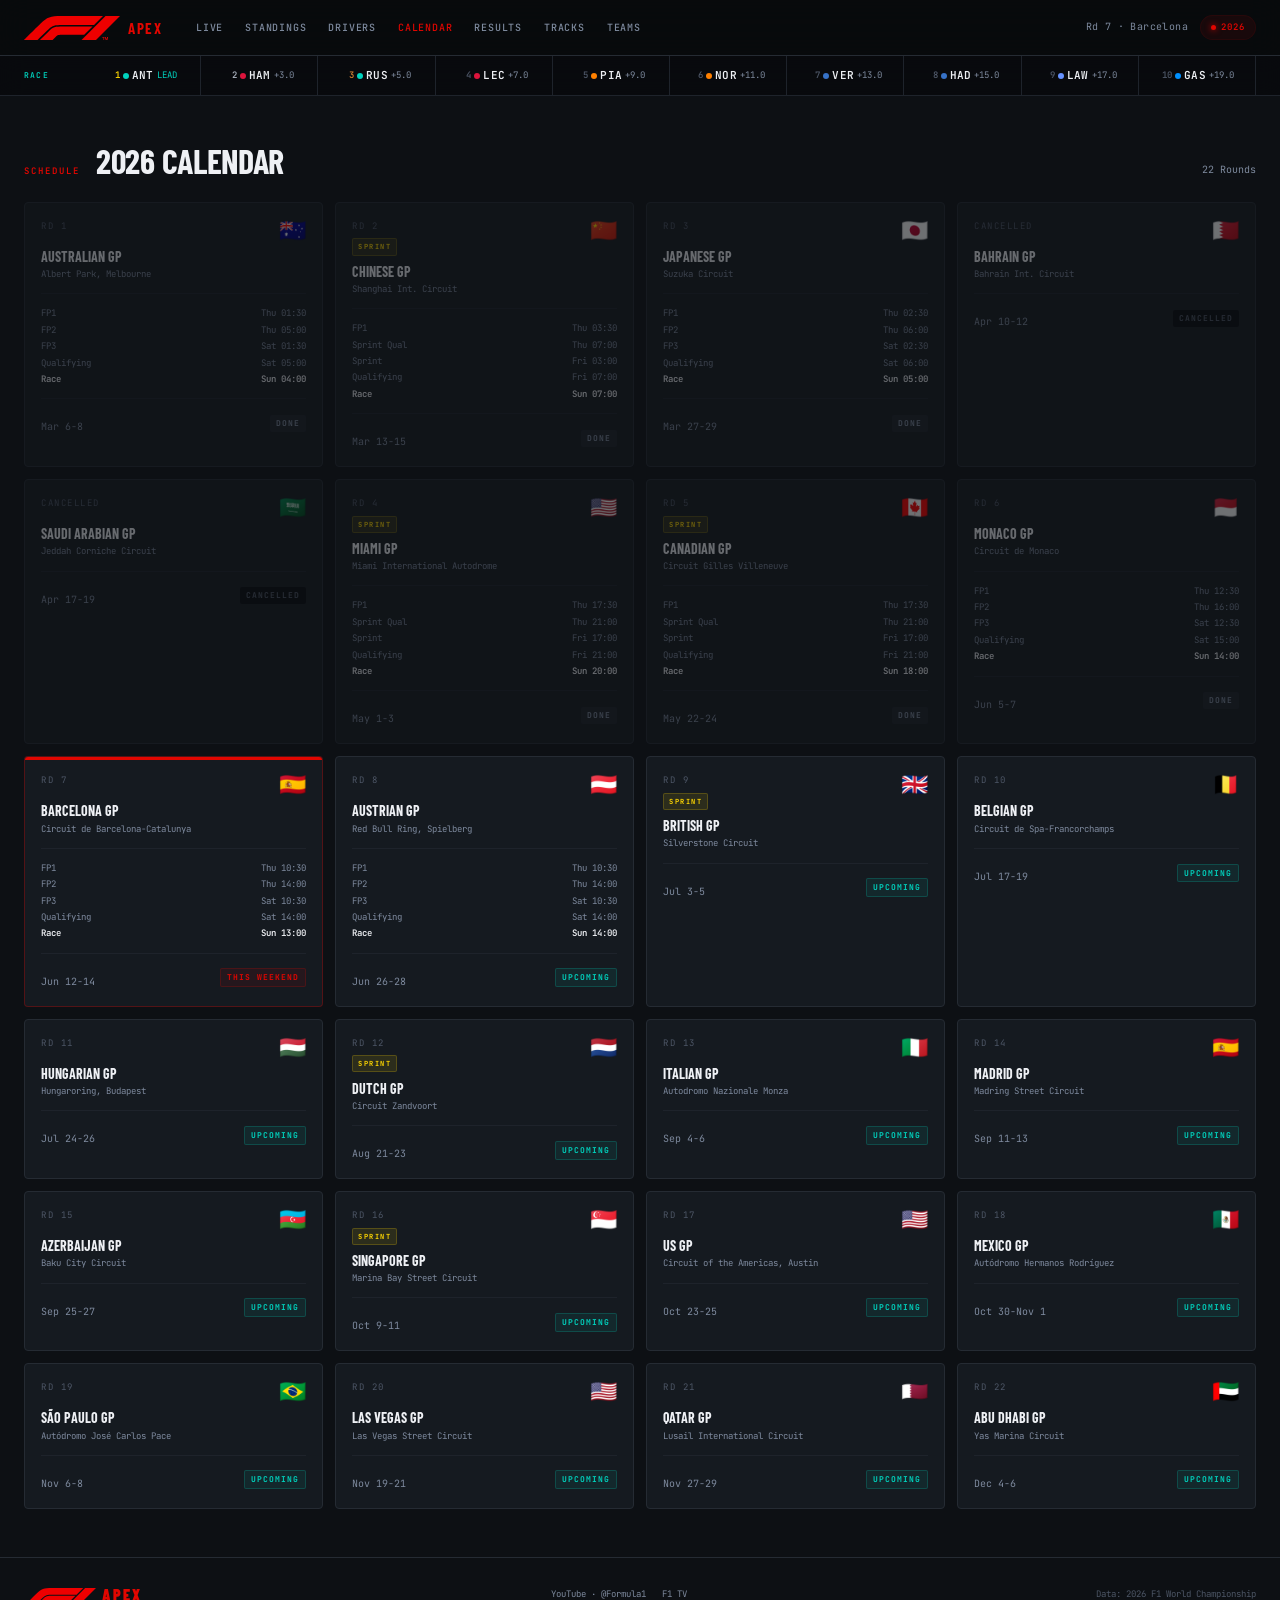
<file: calendar.html>
<!DOCTYPE html>
<html lang="en">
<head>
  <meta charset="UTF-8">
  <meta name="viewport" content="width=device-width, initial-scale=1.0">
  <title>Calendar · F1 2026 — APEX</title>
  <link rel="icon" type="image/x-icon" href="f1-logo.svg">
  <link rel="stylesheet" href="style.css">
</head>
<body>
  <a href="#main-content" class="skip-link">Skip to content</a>
  <nav>
    <a href="index.html" class="nav-logo"><img src="f1-logo.svg" alt="F1" style="height:24px;width:auto;"><span class="nav-logo-text"><em>APEX</em></span></a>
    <ul class="nav-links">
      <li><a href="index.html">Live</a></li>
      <li><a href="standings.html">Standings</a></li>
      <li><a href="drivers.html">Drivers</a></li>
      <li><a href="calendar.html" class="active">Calendar</a></li>
      <li><a href="results.html">Results</a></li>
      <li><a href="tracks.html">Tracks</a></li>
      <li><a href="teams.html">Teams</a></li>
    </ul>
    <div class="nav-right"><span class="nav-round" id="navRound">22 Rounds</span><div class="live-pill"><span class="live-dot"></span><span>2026</span></div></div>
  </nav>
  <div class="timing-strip"><div class="timing-strip-inner"><span class="strip-label" aria-hidden="true">Race</span><div class="strip-entries" id="stripEntries" aria-live="polite" aria-label="Live timing positions"></div></div></div>
  <div class="page-wrap" id="main-content">
    <section class="section">
      <div class="section-header"><span class="section-eyebrow">SCHEDULE</span><h1 class="section-title">2026 Calendar</h1><span class="section-sub">22 Rounds</span></div>
      <div class="calendar-grid" id="calGrid"></div>
    </section>
    <footer>
      <div class="footer-logo"><img src="f1-logo.svg" style="height:18px;display:inline-block;vertical-align:middle;margin-right:6px;"><em>APEX</em></div>
      <div class="footer-links"><a href="https://www.youtube.com/@Formula1" target="_blank" rel="noopener">YouTube · @Formula1</a><a href="https://www.f1tv.formula1.com" target="_blank" rel="noopener">F1 TV</a></div>
      <div class="footer-note">Data: 2026 F1 World Championship</div>
    </footer>
  </div>
  <script src="data.js"></script>
  <script>
    function buildStrip() {
      document.getElementById('stripEntries').innerHTML = DRIVERS.slice(0,10).map((d,i) => {
        const c = TEAM_COLORS[d.team]||'#666';
        const gap = i===0?'LEAD':'+'+(1+i*2).toFixed(1);
        return '<div class="strip-entry"><span class="strip-pos '+(i===0?'p1':i===1?'p2':i===2?'p3':'')+'">'+(i+1)+'</span><span class="strip-team-dot" style="background:'+c+'"></span><span class="strip-driver">'+d.s+'</span><span class="strip-gap'+(i===0?' leader':'')+'">'+gap+'</span></div>';
      }).join('');
    }
    function buildCal() {
      const sm = { done: 'done', current: 'live', upcoming: 'upcoming', cancelled: 'cancelled' };
      const sl = { done: 'Done', current: 'This Weekend', upcoming: 'Upcoming', cancelled: 'Cancelled' };
      document.getElementById('calGrid').innerHTML = CAL.map(r => {
        const schedHTML = r.sched ? '<div class="race-schedule">' +
          (r.sched.fp1 ? '<div class="race-sched-row"><span>FP1</span><span>'+r.sched.fp1+'</span></div>' : '') +
          (r.sched.fp2 ? '<div class="race-sched-row"><span>FP2</span><span>'+r.sched.fp2+'</span></div>' : '') +
          (r.sched.fp3 ? '<div class="race-sched-row"><span>FP3</span><span>'+r.sched.fp3+'</span></div>' : '') +
          (r.sched.sq ? '<div class="race-sched-row"><span>Sprint Qual</span><span>'+r.sched.sq+'</span></div>' : '') +
          (r.sched.sr ? '<div class="race-sched-row"><span>Sprint</span><span>'+r.sched.sr+'</span></div>' : '') +
          (r.sched.q ? '<div class="race-sched-row"><span>Qualifying</span><span>'+r.sched.q+'</span></div>' : '') +
          (r.sched.r ? '<div class="race-sched-row race"><span>Race</span><span>'+r.sched.r+'</span></div>' : '') +
          '</div>' : '';
        return '<div class="race-card ' + (r.st === 'done' || r.st === 'cancelled' ? 'past' : '') + ' ' + (r.st === 'current' ? 'current' : '') + '">' +
          '<div class="race-card-accent"></div>' +
          '<div class="race-card-top"><div><div class="race-round">' + (r.st === 'cancelled' ? 'CANCELLED' : 'RD ' + r.rd) + '</div>' + (r.sprint ? '<span class="race-tag" style="margin-top:3px;">SPRINT</span>' : '') + '</div><div class="race-flag">' + r.flag + '</div></div>' +
          '<div><div class="race-name">' + r.nm + '</div><div class="race-circuit-name">' + r.circ + '</div></div>' +
          schedHTML +
          '<div class="race-bottom"><div class="race-dates">' + r.dates + '</div><div class="race-status ' + sm[r.st] + '">' + sl[r.st] + '</div></div></div>';
      }).join('');
    }
    function updateNavFromCalendar() {
      var race = CAL.find(function(r) { return r.st === 'current'; }) || CAL.find(function(r) { return r.st === 'upcoming'; }) || CAL[CAL.length - 1];
      if (!race) return;
      var el = document.getElementById('navRound');
      if (el) el.textContent = 'Rd ' + race.rd + ' \u00b7 ' + race.nm.replace(' GP', '');
    }
    buildStrip();
    updateNavFromCalendar();
    buildCal();
  </script>
</body>
</html>
</file>
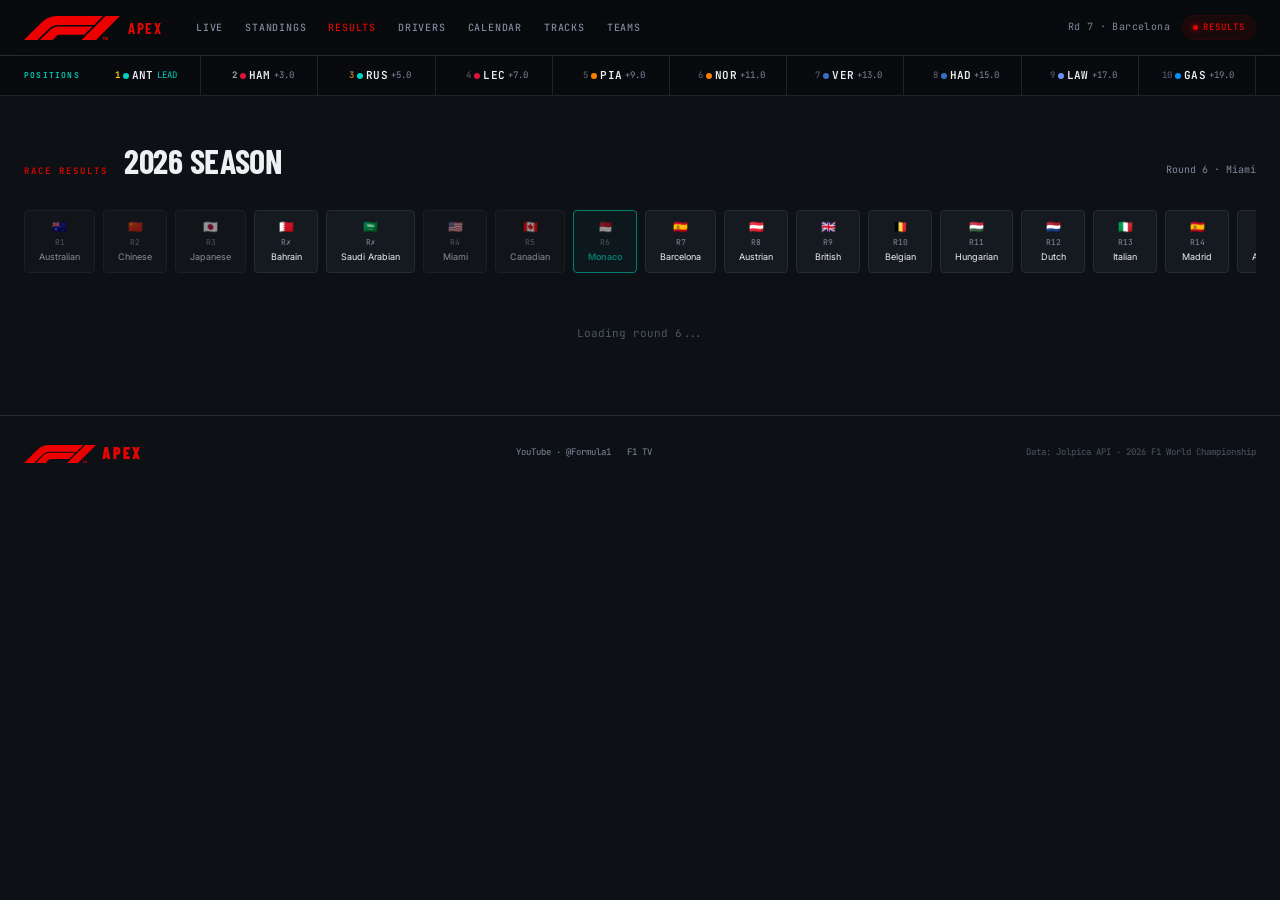
<file: results.html>
<!DOCTYPE html>
<html lang="en">
<head>
  <meta charset="UTF-8">
  <meta name="viewport" content="width=device-width, initial-scale=1.0">
  <title>Results · F1 2026 — APEX</title>
  <link rel="icon" type="image/x-icon" href="f1-logo.svg">
  <meta name="description" content="Full 2026 Formula 1 race results — final classifications, qualifying, sprint sessions, and pole positions for every round.">
  <link rel="stylesheet" href="style.css">
</head>
<body>

  <a href="#main-content" class="skip-link">Skip to content</a>

  <nav>
    <a href="index.html" class="nav-logo">
      <img src="f1-logo.svg" alt="F1" style="height:24px;width:auto;">
      <span class="nav-logo-text"><em>APEX</em></span>
    </a>
    <ul class="nav-links">
      <li><a href="index.html">Live</a></li>
      <li><a href="standings.html">Standings</a></li>
      <li><a href="results.html" class="active">Results</a></li>
      <li><a href="drivers.html">Drivers</a></li>
      <li><a href="calendar.html">Calendar</a></li>
      <li><a href="tracks.html">Tracks</a></li>
      <li><a href="teams.html">Teams</a></li>
    </ul>
    <div class="nav-right">
      <span class="nav-round" id="navRound"></span>
      <div class="live-pill"><span class="live-dot"></span><span>Results</span></div>
    </div>
  </nav>

  <div class="timing-strip">
    <div class="timing-strip-inner">
      <span class="strip-label" aria-hidden="true">Positions</span>
      <div class="strip-entries" id="stripEntries" aria-live="polite" aria-label="Live timing positions"></div>
    </div>
  </div>

  <div class="page-wrap" id="main-content">
    <section class="section">
      <div class="section-header">
        <span class="section-eyebrow">RACE RESULTS</span>
        <h1 class="section-title">2026 Season</h1>
        <span class="section-sub" id="resultSub">Select a round</span>
      </div>

      <div id="roundSelector"></div>
      <div id="resultsArea"><div style="text-align:center;padding:var(--s-6);color:var(--text-muted);font-family:var(--mono);font-size:11px;">Loading results...</div></div>
    </section>

    <footer>
      <div class="footer-logo"><img src="f1-logo.svg" style="height:18px;display:inline-block;vertical-align:middle;margin-right:6px;"><em>APEX</em></div>
      <div class="footer-links"><a href="https://www.youtube.com/@Formula1" target="_blank" rel="noopener">YouTube · @Formula1</a><a href="https://www.f1tv.formula1.com" target="_blank" rel="noopener">F1 TV</a></div>
      <div class="footer-note">Data: Jolpica API · 2026 F1 World Championship</div>
    </footer>
  </div>

  <script src="data.js"></script>
  <script>
    const TEAM_MAP = {
      'Alpine F1 Team': 'Alpine', 'RB F1 Team': 'Racing Bulls',
      'Haas F1 Team': 'Haas', 'Cadillac F1 Team': 'Cadillac'
    };
    function mapTeam(n) { return TEAM_MAP[n] || n; }

    const RACE_NAMES = {
      'Australian GP': 'Australian Grand <em>Prix</em>',
      'Chinese GP': 'Chinese Grand <em>Prix</em>',
      'Japanese GP': 'Japanese Grand <em>Prix</em>',
      'Bahrain GP': 'Bahrain Grand <em>Prix</em>',
      'Saudi Arabian GP': 'Saudi Arabian Grand <em>Prix</em>',
      'Miami GP': 'Miami Grand <em>Prix</em>',
      'Canadian GP': 'Canadian Grand <em>Prix</em>',
      'Monaco GP': 'Monaco Grand <em>Prix</em>',
      'Barcelona GP': 'Spanish Grand <em>Prix</em>',
      'Austrian GP': 'Austrian Grand <em>Prix</em>',
      'British GP': 'British Grand <em>Prix</em>',
      'Belgian GP': 'Belgian Grand <em>Prix</em>',
      'Hungarian GP': 'Hungarian Grand <em>Prix</em>',
      'Dutch GP': 'Dutch Grand <em>Prix</em>',
      'Italian GP': 'Italian Grand <em>Prix</em>',
      'Madrid GP': 'Madrid Grand <em>Prix</em>',
      'Azerbaijan GP': 'Azerbaijan Grand <em>Prix</em>',
      'Singapore GP': 'Singapore Grand <em>Prix</em>',
      'US GP': 'United States Grand <em>Prix</em>',
      'Mexico GP': 'Mexico City Grand <em>Prix</em>',
      'São Paulo GP': 'São Paulo Grand <em>Prix</em>',
      'Las Vegas GP': 'Las Vegas Grand <em>Prix</em>',
      'Qatar GP': 'Qatar Grand <em>Prix</em>',
      'Abu Dhabi GP': 'Abu Dhabi Grand <em>Prix</em>'
    };

    function updateNavFromCalendar() {
      const race = CAL.find(function(r) { return r.st === 'current'; }) || CAL.find(function(r) { return r.st === 'upcoming'; }) || CAL[CAL.length - 1];
      if (!race) return;
      var el = document.getElementById('navRound');
      if (el) el.textContent = 'Rd ' + race.rd + ' \u00b7 ' + race.nm.replace(' GP', '');
    }

    function buildStrip() {
      document.getElementById('stripEntries').innerHTML = DRIVERS.slice(0, 10).map(function(d, i) {
        var c = TEAM_COLORS[d.team] || '#666';
        var gap = i === 0 ? 'LEAD' : '+' + (1 + i * 2).toFixed(1);
        return '<div class="strip-entry"><span class="strip-pos ' + (i === 0 ? 'p1' : i === 1 ? 'p2' : i === 2 ? 'p3' : '') + '">' + (i + 1) + '</span><span class="strip-team-dot" style="background:' + c + '"></span><span class="strip-driver">' + d.s + '</span><span class="strip-gap' + (i === 0 ? ' leader' : '') + '">' + gap + '</span></div>';
      }).join('');
    }

    var LOADED = {};

    function loadRound(rd) {
      var area = document.getElementById('resultsArea');
      area.innerHTML = '<div style="text-align:center;padding:var(--s-6);color:var(--text-muted);font-family:var(--mono);font-size:11px;">Loading round ' + rd + '...</div>';

      var race = CAL[rd - 1];
      if (race) {
        document.getElementById('resultSub').textContent = 'Round ' + rd + ' \u00b7 ' + race.nm.replace(' GP', '');
      }

      var buttons = document.querySelectorAll('#roundSelector .rs-btn');
      for (var b = 0; b < buttons.length; b++) {
        buttons[b].classList.toggle('active', parseInt(buttons[b].dataset.rd) === rd);
      }

      var resultsP = fetch('https://api.jolpi.ca/ergast/f1/2026/' + rd + '/results.json').then(function(r) { return r.json(); }).then(function(d) {
        var races = d.MRData.RaceTable.Races;
        return races && races.length ? races[0] : null;
      });
      var qualiP = fetch('https://api.jolpi.ca/ergast/f1/2026/' + rd + '/qualifying.json').then(function(r) { return r.json(); }).then(function(d) {
        var races = d.MRData.RaceTable.Races;
        return races && races.length ? races[0] : null;
      });
      var sprintP = fetch('https://api.jolpi.ca/ergast/f1/2026/' + rd + '/sprint.json').then(function(r) { return r.json(); }).then(function(d) {
        var races = d.MRData.RaceTable.Races;
        return races && races.length ? races[0] : null;
      });

      Promise.all([resultsP, qualiP, sprintP]).then(function(results) {
        var raceData = results[0], qualiData = results[1], sprintData = results[2];
        if (!raceData && !qualiData) {
          area.innerHTML = '<div class="info-panel" style="text-align:center;padding:var(--s-6);color:var(--text-muted);font-family:var(--mono);font-size:11px;">No results available for round ' + rd + '.</div>';
          return;
        }

        var html = '';
        var rName = raceData ? raceData.raceName : (qualiData ? qualiData.raceName : 'Round ' + rd);
        var circuitName = raceData ? raceData.Circuit.circuitName : (qualiData ? qualiData.Circuit.circuitName : '');
        var rDate = raceData ? raceData.date : (qualiData ? qualiData.date : '');
        var dateStr = '';
        if (rDate) {
          var parts = rDate.split('-');
          var months = ['Jan','Feb','Mar','Apr','May','Jun','Jul','Aug','Sep','Oct','Nov','Dec'];
          dateStr = parts[2] + ' ' + months[parseInt(parts[1]) - 1] + ' ' + parts[0];
        }

        html += '<div class="info-panel" style="margin-bottom:var(--s-4);"><div style="display:flex;justify-content:space-between;align-items:center;flex-wrap:wrap;gap:var(--s-2);">' +
          '<div><div style="font-family:var(--display);font-size:22px;font-weight:700;">' + rName + '</div>' +
          '<div style="font-family:var(--mono);font-size:10px;color:var(--text-tertiary);margin-top:2px;">' + circuitName + ' \u00b7 ' + dateStr + '</div></div></div></div>';

        if (raceData && raceData.Results) {
          var isSprint = sprintData && sprintData.SprintResults;
          html += buildTable('Race', ['Pos', 'Driver', 'Team', 'Grid', 'Laps', 'Time / Status', 'Pts'], raceData.Results, function(res) {
            var code = res.Driver.code;
            var team = mapTeam(res.Constructor.name);
            var c = TEAM_COLORS ? (TEAM_COLORS[team] || '#666') : '#666';
            var posClass = res.position === '1' ? ' style="color:var(--gold);font-weight:700;"' : (res.position === '2' ? ' style="color:#C0C0C0;font-weight:700;"' : (res.position === '3' ? ' style="color:#CD7F32;font-weight:700;"' : ''));
            var time = res.Time ? res.Time.time : res.status;
            var ptsBadge = parseInt(res.points) > 0 ? '<span style="color:var(--teal);font-weight:600;">' + res.points + '</span>' : '<span style="color:var(--text-muted);">' + res.points + '</span>';
            var gridStr = res.grid === '0' ? 'PIT' : 'P' + res.grid;
            var gridColor = parseInt(res.grid) === 1 ? ' style="color:var(--gold);"' : (parseInt(res.grid) <= 3 ? ' style="color:var(--text);"' : '');
            var dot = '<span class="strip-team-dot" style="background:' + c + ';display:inline-block;width:6px;height:6px;border-radius:50%;margin-right:4px;vertical-align:middle;"></span>';
            return '<td' + posClass + '>' + res.position + '</td><td>' + dot + code + '</td><td style="color:' + c + ';font-size:10px;">' + team + '</td><td' + gridColor + '>' + gridStr + '</td><td>' + res.laps + '</td><td style="font-size:10px;color:var(--text-tertiary);max-width:140px;overflow:hidden;text-overflow:ellipsis;white-space:nowrap;">' + time + '</td><td>' + ptsBadge + '</td>';
          });
          html += '<div style="margin-top:var(--s-1);font-family:var(--mono);font-size:8px;color:var(--text-muted);">\u2605 Winner: <strong>' + raceData.Results[0].Driver.code + '</strong> \u00b7 Pole: <strong>' + (qualiData && qualiData.QualifyingResults ? qualiData.QualifyingResults[0].Driver.code : '—') + '</strong></div>';
        }

        if (qualiData && qualiData.QualifyingResults) {
          html += '<div style="margin-top:var(--s-5);"></div>';
          html += buildTable('Qualifying', ['Pos', 'Driver', 'Team', 'Q1', 'Q2', 'Q3'], qualiData.QualifyingResults, function(res, i) {
            var code = res.Driver.code;
            var team = mapTeam(res.Constructor.name);
            var c = TEAM_COLORS ? (TEAM_COLORS[team] || '#666') : '#666';
            var posClass = res.position === '1' ? ' style="color:var(--gold);font-weight:700;"' : '';
            var dot = '<span class="strip-team-dot" style="background:' + c + ';display:inline-block;width:6px;height:6px;border-radius:50%;margin-right:4px;vertical-align:middle;"></span>';
            var q1 = res.Q1 || '—';
            var q2 = res.Q2 || '—';
            var q3 = res.Q3 || '—';
            return '<td' + posClass + '>' + res.position + '</td><td>' + dot + code + '</td><td style="color:' + c + ';font-size:10px;">' + team + '</td><td style="font-family:var(--mono);font-size:10px;">' + q1 + '</td><td style="font-family:var(--mono);font-size:10px;">' + q2 + '</td><td style="font-family:var(--mono);font-size:10px;font-weight:' + (q3 !== '—' ? '600' : '400') + ';">' + q3 + '</td>';
          });
        }

        if (sprintData && sprintData.SprintResults) {
          html += '<div style="margin-top:var(--s-5);"></div>';
          html += buildTable('Sprint', ['Pos', 'Driver', 'Team', 'Grid', 'Laps', 'Time / Status', 'Pts'], sprintData.SprintResults, function(res) {
            var code = res.Driver.code;
            var team = mapTeam(res.Constructor.name);
            var c = TEAM_COLORS ? (TEAM_COLORS[team] || '#666') : '#666';
            var posClass = res.position === '1' ? ' style="color:var(--gold);font-weight:700;"' : (res.position === '2' ? ' style="color:#C0C0C0;font-weight:700;"' : (res.position === '3' ? ' style="color:#CD7F32;font-weight:700;"' : ''));
            var time = res.Time ? res.Time.time : res.status;
            var ptsBadge = parseInt(res.points) > 0 ? '<span style="color:var(--teal);font-weight:600;">' + res.points + '</span>' : '<span style="color:var(--text-muted);">' + res.points + '</span>';
            var dot = '<span class="strip-team-dot" style="background:' + c + ';display:inline-block;width:6px;height:6px;border-radius:50%;margin-right:4px;vertical-align:middle;"></span>';
            return '<td' + posClass + '>' + res.position + '</td><td>' + dot + code + '</td><td style="color:' + c + ';font-size:10px;">' + team + '</td><td>P' + res.grid + '</td><td>' + res.laps + '</td><td style="font-size:10px;color:var(--text-tertiary);">' + time + '</td><td>' + ptsBadge + '</td>';
          });
        }

        area.innerHTML = html;
      });
    }

    function buildTable(title, cols, data, rowFn) {
      var style = 'width:100%;border-collapse:collapse;font-family:var(--mono);font-size:11px;';
      var headerStyle = 'padding:8px 10px;text-align:left;font-size:8px;text-transform:uppercase;letter-spacing:1.5px;color:var(--text-tertiary);border-bottom:1px solid var(--border);';
      var html = '<div style="margin-bottom:var(--s-3);"><div style="font-family:var(--display);font-size:16px;font-weight:700;margin-bottom:var(--s-2);">' + title + '</div>';
      html += '<div style="overflow-x:auto;"><table style="' + style + '"><thead><tr>';
      for (var i = 0; i < cols.length; i++) {
        html += '<th style="' + headerStyle + '">' + cols[i] + '</th>';
      }
      html += '</tr></thead><tbody>';
      for (var j = 0; j < data.length; j++) {
        var bg = j % 2 === 1 ? 'background:rgba(255,255,255,0.02);' : '';
        var topBorder = j > 0 && data[j - 1] && data[j - 1].positionText === 'R' ? 'border-top:2px solid var(--red-dim);' : '';
        html += '<tr style="' + bg + topBorder + '">' + rowFn(data[j], j) + '</tr>';
      }
      html += '</tbody></table></div></div>';
      return html;
    }

    function buildRoundSelector() {
      var el = document.getElementById('roundSelector');
      var defaultRd = 1;
      for (var i = CAL.length - 1; i >= 0; i--) {
        if (CAL[i].st === 'done') { defaultRd = CAL[i].rd; break; }
      }
      if (!defaultRd) defaultRd = 1;
      var html = '<div style="display:flex;gap:var(--s-2);overflow-x:auto;padding:var(--s-2) 0;margin-bottom:var(--s-5);-webkit-overflow-scrolling:touch;">';
      for (var j = 0; j < CAL.length; j++) {
        var r = CAL[j];
        var active = r.rd === defaultRd ? ' active' : '';
        var done = r.st === 'done' ? ' done' : '';
        html += '<button class="rs-btn' + active + done + '" data-rd="' + r.rd + '" onclick="loadRound(' + r.rd + ')">' +
          '<span style="font-size:12px;line-height:1;">' + r.flag + '</span>' +
          '<span style="font-size:8px;font-family:var(--mono);color:var(--text-tertiary);">R' + r.rd + '</span>' +
          '<span style="font-size:9px;white-space:nowrap;">' + r.nm.replace(' GP', '') + '</span>' +
          '</button>';
      }
      html += '</div>';
      el.innerHTML = html;
      loadRound(defaultRd);
    }

    // ═══ INIT ═══
    updateNavFromCalendar();
    buildStrip();
    buildRoundSelector();
  </script>
</body>
</html>
</file>
<file: style.css>
/* ═══════════════════════════════════════════════
   CIRCUIT DESIGN SYSTEM — F1 2026 Fan Portal
   ═══════════════════════════════════════════════ */

@import url('https://fonts.googleapis.com/css2?family=Barlow+Condensed:ital,wght@0,400;0,600;0,700;0,900;1,900&family=Inter:wght@300;400;500;600;700&family=JetBrains+Mono:wght@400;500;600&display=swap');

@view-transition { navigation: auto; }

::view-transition-old(root) { animation: 0.2s ease-out both vt-fade-out; }
::view-transition-new(root) { animation: 0.3s ease-in both vt-fade-in; }

@keyframes vt-fade-out { to { opacity: 0; } }
@keyframes vt-fade-in { from { opacity: 0; } }

:root {
  /* ── Backgrounds ── */
  --bg-deep: #080a0d;
  --bg: #0d1014;
  --bg-elevated: #151a20;
  --bg-surface: #1c222a;
  --bg-hover: #242b35;

  /* ── Accent ── */
  --red: #e10600;
  --red-hover: #ff1a0e;
  --red-dim: rgba(225, 6, 0, 0.08);
  --red-glow: rgba(225, 6, 0, 0.18);

  /* ── Data Accent (timing screen teal) ── */
  --teal: #00d2be;
  --teal-hover: #00f0d8;
  --teal-dim: rgba(0, 210, 190, 0.08);
  --teal-glow: rgba(0, 210, 190, 0.15);

  /* ── Podium ── */
  --gold: #ffd700;
  --silver: #a8b0bc;
  --bronze: #cd7f32;

  /* ── Text ── */
  --text: #eef0f4;
  --text-secondary: #8892a4;
  --text-tertiary: #7e8a9e;
  --text-muted: #4d5666;

  /* ── Borders ── */
  --border: #252b33;
  --border-light: #303740;
  --border-subtle: #1e232b;

  /* ── Typography ── */
  --display: 'Barlow Condensed', system-ui, sans-serif;
  --body: 'Inter', system-ui, sans-serif;
  --mono: 'JetBrains Mono', monospace;

  /* ── Radii ── */
  --r-sm: 2px;
  --r: 4px;
  --r-lg: 8px;
  --r-full: 9999px;

  /* ── Spacing ── */
  --s-1: 4px;
  --s-2: 8px;
  --s-3: 12px;
  --s-4: 16px;
  --s-5: 20px;
  --s-6: 24px;
  --s-8: 32px;
  --s-10: 40px;
  --s-12: 48px;
  --s-16: 64px;
  --s-20: 80px;

  /* ── Layout ── */
  --nav-h: 56px;
  --timing-h: 40px;
  --max-w: 1280px;
}

/* ═══ RESET ═══ */
*, *::before, *::after {
  margin: 0;
  padding: 0;
  box-sizing: border-box;
}

html {
  scroll-behavior: smooth;
  scroll-padding-top: calc(var(--nav-h) + var(--timing-h) + 8px);
}

body {
  background: var(--bg);
  color: var(--text);
  font-family: var(--body);
  font-size: 14px;
  line-height: 1.6;
  overflow-x: hidden;
  -webkit-font-smoothing: antialiased;
}

::selection {
  background: var(--red-dim);
  color: var(--text);
}

:focus-visible {
  outline: 2px solid var(--teal);
  outline-offset: 2px;
}

img { display: block; max-width: 100%; }
a { color: inherit; text-decoration: none; }
button { font-family: inherit; cursor: pointer; border: none; background: none; color: inherit; }
ul { list-style: none; }

/* ── Skip-to-content link ── */
.skip-link {
  position: fixed;
  top: -100%;
  left: var(--s-3);
  z-index: 10000;
  padding: 8px 16px;
  background: var(--bg-elevated);
  border: 1px solid var(--teal);
  border-radius: var(--r-sm);
  color: var(--teal);
  font-family: var(--mono);
  font-size: 12px;
  font-weight: 600;
  transition: top 0.15s;
}
.skip-link:focus {
  top: var(--s-3);
}

/* ── SVG icon base ── */
svg.icon {
  width: 1em;
  height: 1em;
  fill: none;
  stroke: currentColor;
  stroke-width: 2;
  stroke-linecap: round;
  stroke-linejoin: round;
  vertical-align: middle;
  flex-shrink: 0;
}
.icon-lg { width: 1.4em; height: 1.4em; }
.icon-sm { width: 0.8em; height: 0.8em; }

::-webkit-scrollbar { width: 4px; height: 4px; }
::-webkit-scrollbar-track { background: transparent; }
::-webkit-scrollbar-thumb { background: var(--border-light); border-radius: 2px; }

/* ═══ TYPOGRAPHY ═══ */
.display { font-family: var(--display); }
.mono { font-family: var(--mono); }
.body { font-family: var(--body); }

h1, h2, h3, h4 {
  font-family: var(--display);
  font-weight: 700;
  line-height: 1.1;
  text-transform: uppercase;
}

/* ═══ NAVIGATION ═══ */
nav {
  position: fixed;
  top: 0;
  left: 0;
  right: 0;
  height: var(--nav-h);
  background: rgba(8, 10, 13, 0.92);
  backdrop-filter: blur(16px);
  -webkit-backdrop-filter: blur(16px);
  border-bottom: 1px solid var(--border);
  display: flex;
  align-items: center;
  padding: 0 var(--s-6);
  gap: var(--s-4);
  z-index: 1000;
}

.nav-logo {
  display: flex;
  align-items: center;
  gap: var(--s-2);
  flex-shrink: 0;
}

.nav-logo svg {
  height: 24px;
  width: auto;
}

.nav-logo-text {
  font-family: var(--display);
  font-size: 15px;
  font-weight: 700;
  letter-spacing: 1.5px;
  text-transform: uppercase;
  color: var(--text);
}

.nav-logo-text em {
  color: var(--red);
  font-style: normal;
}

.nav-links {
  display: flex;
  gap: 2px;
  margin-left: var(--s-2);
}

.nav-links a {
  display: block;
  padding: 6px 10px;
  font-family: var(--mono);
  font-size: 10px;
  font-weight: 500;
  letter-spacing: 0.8px;
  text-transform: uppercase;
  color: var(--text-tertiary);
  border-radius: var(--r-sm);
  transition: color 0.15s, background 0.15s;
}

.nav-links a:hover {
  color: var(--text);
  background: var(--bg-elevated);
}

.nav-links a.active {
  color: var(--red);
}

.nav-right {
  margin-left: auto;
  display: flex;
  align-items: center;
  gap: var(--s-3);
}

.nav-round {
  font-family: var(--mono);
  font-size: 10px;
  color: var(--text-tertiary);
  letter-spacing: 0.4px;
}

.live-pill {
  display: flex;
  align-items: center;
  gap: 5px;
  font-family: var(--mono);
  font-size: 9px;
  font-weight: 600;
  letter-spacing: 1px;
  text-transform: uppercase;
  color: var(--red);
  padding: 4px 10px;
  border-radius: var(--r-full);
  border: 1px solid var(--red-dim);
  background: var(--red-dim);
}

.live-dot {
  width: 5px;
  height: 5px;
  border-radius: 50%;
  background: var(--red);
  box-shadow: 0 0 6px var(--red);
  animation: pulse-dot 1.4s ease-in-out infinite;
}

@keyframes pulse-dot {
  0%, 100% { opacity: 1; transform: scale(1); }
  50% { opacity: 0.4; transform: scale(0.7); }
}

/* ═══ TIMING STRIP (signature element) ═══ */
.timing-strip {
  position: fixed;
  top: var(--nav-h);
  left: 0;
  right: 0;
  height: var(--timing-h);
  background: rgba(8, 10, 13, 0.88);
  backdrop-filter: blur(12px);
  -webkit-backdrop-filter: blur(12px);
  border-bottom: 1px solid var(--border-subtle);
  display: flex;
  align-items: center;
  padding: 0 var(--s-6);
  z-index: 999;
  overflow: hidden;
}

.timing-strip-inner {
  display: flex;
  gap: 0;
  align-items: center;
  width: 100%;
  max-width: var(--max-w);
  margin: 0 auto;
}

.strip-label {
  font-family: var(--mono);
  font-size: 8px;
  font-weight: 600;
  letter-spacing: 1.2px;
  text-transform: uppercase;
  color: var(--teal);
  flex-shrink: 0;
  margin-right: var(--s-4);
  width: 44px;
}

.strip-entries {
  display: flex;
  gap: 0;
  flex: 1;
  overflow: hidden;
}

.strip-entry {
  display: flex;
  align-items: center;
  justify-content: center;
  gap: 3px;
  padding: 0 2px;
  border-right: 1px solid var(--border-subtle);
  flex: 1;
  font-family: var(--mono);
  font-size: 9px;
  height: var(--timing-h);
  cursor: default;
  min-width: 0;
}

.strip-pos {
  font-weight: 600;
  color: var(--text-muted);
  font-size: 9px;
  width: 12px;
  text-align: right;
  flex-shrink: 0;
}

.strip-pos.p1 { color: var(--gold); }
.strip-pos.p2 { color: var(--silver); }
.strip-pos.p3 { color: var(--bronze); }

.strip-driver {
  font-weight: 600;
  font-size: 11px;
  color: var(--text);
  letter-spacing: 0.3px;
}

.strip-team-dot {
  width: 6px;
  height: 6px;
  border-radius: 50%;
  flex-shrink: 0;
}

.strip-gap {
  font-size: 9px;
  color: var(--text-tertiary);
  text-align: right;
  flex-shrink: 0;
}

.strip-gap.leader {
  color: var(--teal);
}

.strip-status {
  font-size: 7px;
  text-transform: uppercase;
  letter-spacing: 0.8px;
  padding: 1px 4px;
  border-radius: var(--r-sm);
  background: var(--bg-surface);
  color: var(--text-tertiary);
  flex-shrink: 0;
}

/* ═══ PAGE CONTENT WRAPPER ═══ */
.page-wrap {
  padding-top: calc(var(--nav-h) + var(--timing-h));
}

/* ═══ HERO ═══ */
.hero {
  min-height: 420px;
  display: flex;
  align-items: center;
  border-bottom: 1px solid var(--border);
  position: relative;
  overflow: hidden;
}

.hero::before {
  content: '';
  position: absolute;
  inset: 0;
  background:
    radial-gradient(ellipse 60% 70% at 30% 50%, rgba(225, 6, 0, 0.06) 0%, transparent 60%),
    radial-gradient(ellipse 40% 50% at 70% 30%, rgba(0, 210, 190, 0.04) 0%, transparent 50%);
  pointer-events: none;
}

.hero-inner {
  max-width: var(--max-w);
  margin: 0 auto;
  padding: var(--s-16) var(--s-6);
  width: 100%;
  position: relative;
  z-index: 1;
}

.hero-eyebrow {
  font-family: var(--mono);
  font-size: 11px;
  font-weight: 600;
  letter-spacing: 2px;
  text-transform: uppercase;
  color: var(--red);
  margin-bottom: var(--s-4);
  display: flex;
  align-items: center;
  gap: var(--s-2);
}

.hero-eyebrow::before {
  content: '';
  width: 24px;
  height: 2px;
  background: var(--red);
}

.hero-round {
  font-family: var(--display);
  font-size: clamp(80px, 15vw, 180px);
  font-weight: 900;
  line-height: 0.85;
  color: transparent;
  -webkit-text-stroke: 2px var(--text-muted);
  text-stroke: 2px var(--text-muted);
  opacity: 0.3;
  position: absolute;
  right: var(--s-6);
  bottom: var(--s-4);
  pointer-events: none;
  user-select: none;
}

.hero-title {
  font-family: var(--display);
  font-size: clamp(36px, 6vw, 64px);
  font-weight: 900;
  text-transform: uppercase;
  line-height: 0.92;
  letter-spacing: -0.5px;
  max-width: 700px;
  margin-bottom: var(--s-3);
}

.hero-title em {
  font-style: normal;
  color: var(--red);
}

.hero-meta {
  display: flex;
  align-items: center;
  gap: var(--s-4);
  flex-wrap: wrap;
  margin-bottom: var(--s-6);
}

.hero-circuit {
  font-family: var(--mono);
  font-size: 13px;
  color: var(--text-secondary);
}

.hero-dates {
  font-family: var(--mono);
  font-size: 11px;
  color: var(--text-tertiary);
  padding: 2px 8px;
  border: 1px solid var(--border);
  border-radius: var(--r-sm);
}

.hero-status {
  font-family: var(--mono);
  font-size: 10px;
  font-weight: 600;
  text-transform: uppercase;
  letter-spacing: 1px;
  padding: 3px 10px;
  border-radius: var(--r-sm);
}

.hero-status.live {
  background: var(--red-dim);
  color: var(--red);
  border: 1px solid rgba(225, 6, 0, 0.2);
}

.hero-status.upcoming {
  background: var(--teal-dim);
  color: var(--teal);
  border: 1px solid rgba(0, 210, 190, 0.2);
}

.hero-ctas {
  display: flex;
  gap: var(--s-3);
  flex-wrap: wrap;
}

.btn {
  display: inline-flex;
  align-items: center;
  gap: var(--s-2);
  padding: 10px 22px;
  font-family: var(--display);
  font-size: 14px;
  font-weight: 700;
  letter-spacing: 1.2px;
  text-transform: uppercase;
  border-radius: var(--r);
  transition: all 0.15s;
}

.btn-primary {
  background: var(--red);
  color: #fff;
  border: 1px solid var(--red);
}

.btn-primary:hover {
  background: var(--red-hover);
  transform: translateY(-1px);
}

.btn-secondary {
  background: transparent;
  color: var(--text);
  border: 1px solid var(--border-light);
}

.btn-secondary:hover {
  background: var(--bg-surface);
  border-color: var(--text-tertiary);
}

/* ═══ SECTION LAYOUT ═══ */
.section {
  max-width: var(--max-w);
  margin: 0 auto;
  padding: var(--s-12) var(--s-6);
  border-bottom: 1px solid var(--border);
}

.section:last-of-type {
  border-bottom: none;
}

.section-header {
  display: flex;
  align-items: flex-end;
  gap: var(--s-4);
  margin-bottom: var(--s-6);
}

.section-eyebrow {
  font-family: var(--mono);
  font-size: 9px;
  font-weight: 600;
  letter-spacing: 2px;
  text-transform: uppercase;
  color: var(--red);
  flex-shrink: 0;
}

.section-title {
  font-family: var(--display);
  font-size: clamp(22px, 3vw, 34px);
  font-weight: 700;
  text-transform: uppercase;
  letter-spacing: -0.3px;
  line-height: 1;
}

.section-sub {
  font-family: var(--mono);
  font-size: 10px;
  color: var(--text-tertiary);
  margin-left: auto;
  flex-shrink: 0;
}

/* ═══ STREAM SECTION ═══ */
.stream-wrap {
  display: grid;
  grid-template-columns: 280px 1fr;
  border: 1px solid var(--border);
  border-radius: var(--r);
  overflow: hidden;
}

.stream-sidebar {
  background: var(--bg-elevated);
  border-right: 1px solid var(--border);
  display: flex;
  flex-direction: column;
  min-height: 480px;
}

.stream-sb-header {
  padding: 10px 14px;
  border-bottom: 1px solid var(--border);
  display: flex;
  align-items: center;
  justify-content: space-between;
  font-family: var(--mono);
  font-size: 9px;
  letter-spacing: 1.5px;
  text-transform: uppercase;
  color: var(--text-secondary);
}

.stream-sb-count {
  font-size: 10px;
  color: var(--text-tertiary);
}

.stream-tabs {
  display: flex;
  border-bottom: 1px solid var(--border);
  background: var(--bg-deep);
}

.stream-tab {
  flex: 1;
  padding: 6px 2px;
  font-family: var(--mono);
  font-size: 9px;
  font-weight: 600;
  letter-spacing: 0.8px;
  text-transform: uppercase;
  text-align: center;
  cursor: pointer;
  color: var(--text-tertiary);
  border-bottom: 2px solid transparent;
  transition: color 0.15s, border-color 0.15s;
}

.stream-tab:hover {
  color: var(--text-secondary);
}

.stream-tab.active {
  color: var(--red);
  border-bottom-color: var(--red);
}

.stream-scroll {
  overflow-y: auto;
  flex: 1;
  scrollbar-width: thin;
}

.stream-row {
  padding: 10px 14px;
  border-bottom: 1px solid var(--border-subtle);
  cursor: pointer;
  transition: background 0.12s;
}

.stream-row:hover {
  background: var(--bg-surface);
}

.stream-row.active {
  background: var(--red-dim);
  border-left: 3px solid var(--red);
}

.stream-row-top {
  display: flex;
  align-items: center;
  justify-content: space-between;
  gap: 6px;
  margin-bottom: 3px;
}

.stream-cat {
  font-family: var(--mono);
  font-size: 8px;
  letter-spacing: 1px;
  text-transform: uppercase;
  color: var(--red);
  background: var(--red-dim);
  padding: 2px 5px;
  border-radius: var(--r-sm);
}

.stream-time {
  font-family: var(--mono);
  font-size: 10px;
  color: var(--text-tertiary);
}

.stream-title {
  font-size: 12px;
  font-weight: 600;
  line-height: 1.3;
  margin-bottom: 3px;
}

.stream-chips {
  display: flex;
  gap: 3px;
  flex-wrap: wrap;
}

.stream-chip {
  font-family: var(--mono);
  font-size: 7px;
  padding: 1px 5px;
  border-radius: var(--r-sm);
  background: var(--bg-surface);
  border: 1px solid var(--border);
  color: var(--text-tertiary);
}

.stream-chip.hd {
  color: var(--teal);
  border-color: var(--teal-dim);
  background: var(--teal-dim);
}

.stream-player {
  display: flex;
  flex-direction: column;
  background: var(--bg-deep);
}

.stream-video {
  position: relative;
  aspect-ratio: 16/9;
  background: #000;
  flex-shrink: 0;
  overflow: hidden;
}

.stream-video iframe {
  width: 100%;
  height: 100%;
  border: none;
  display: none;
}

.stream-placeholder {
  position: absolute;
  inset: 0;
  display: flex;
  flex-direction: column;
  align-items: center;
  justify-content: center;
  gap: var(--s-4);
  background: linear-gradient(135deg, var(--bg-deep), var(--bg-elevated));
}

.stream-placeholder-icon {
  width: 64px;
  height: 64px;
  border-radius: var(--r);
  display: flex;
  align-items: center;
  justify-content: center;
  border: 1px solid var(--border);
  background: var(--bg-elevated);
  color: var(--text-tertiary);
  font-family: var(--mono);
  font-size: 9px;
  font-weight: 700;
  letter-spacing: 2px;
}

.stream-placeholder-title {
  font-family: var(--display);
  font-size: 15px;
  font-weight: 700;
  letter-spacing: 2px;
  text-transform: uppercase;
  color: var(--text-tertiary);
}

.stream-placeholder-sub {
  font-family: var(--mono);
  font-size: 10px;
  color: var(--text-muted);
}

.stream-controls {
  padding: var(--s-4);
  border-top: 1px solid var(--border);
}

.stream-match-name {
  font-family: var(--display);
  font-size: 15px;
  font-weight: 700;
  text-transform: uppercase;
}

.stream-session-type {
  font-family: var(--mono);
  font-size: 9px;
  color: var(--text-secondary);
  margin-top: 2px;
}

.stream-source-btns {
  display: flex;
  gap: 4px;
  flex-wrap: wrap;
  margin-top: var(--s-3);
}

.stream-src-btn {
  padding: 5px 10px;
  font-family: var(--mono);
  font-size: 10px;
  font-weight: 600;
  border-radius: var(--r-sm);
  border: 1px solid var(--border-light);
  background: var(--bg-elevated);
  color: var(--text-secondary);
  cursor: pointer;
  transition: all 0.12s;
}

.stream-src-btn:hover {
  border-color: var(--text-tertiary);
  color: var(--text);
}

.stream-src-btn.active {
  background: var(--red-dim);
  border-color: rgba(225, 6, 0, 0.3);
  color: var(--red);
}

.stream-note {
  font-family: var(--mono);
  font-size: 9px;
  color: var(--text-muted);
  margin-top: var(--s-3);
}

.stream-error {
  display: none;
  flex-direction: column;
  align-items: center;
  justify-content: center;
  gap: var(--s-4);
  padding: var(--s-10);
  text-align: center;
}

.stream-error.show {
  display: flex;
}

.stream-err-title {
  font-family: var(--display);
  font-size: 16px;
  font-weight: 700;
  letter-spacing: 1px;
  text-transform: uppercase;
  color: var(--text-tertiary);
}

.stream-err-sub {
  font-family: var(--mono);
  font-size: 11px;
  color: var(--text-muted);
  line-height: 1.6;
  max-width: 320px;
}

.stream-alt-links {
  display: flex;
  flex-direction: column;
  gap: var(--s-2);
  margin-top: var(--s-2);
}

.stream-alt-link {
  display: flex;
  align-items: center;
  gap: var(--s-2);
  padding: 8px 14px;
  background: var(--bg-elevated);
  border: 1px solid var(--border);
  border-radius: var(--r);
  font-family: var(--mono);
  font-size: 11px;
  color: var(--text-secondary);
  transition: all 0.12s;
}

.stream-alt-link:hover {
  border-color: var(--red-dim);
  color: var(--red);
  background: var(--red-dim);
}

/* ═══ STANDINGS TABLE ═══ */
.standings-grid {
  display: grid;
  grid-template-columns: 1fr 1fr;
  gap: var(--s-4);
}

.standings-wrap {
  border: 1px solid var(--border);
  border-radius: var(--r);
  overflow: hidden;
}

.standings-header {
  padding: 10px 16px;
  border-bottom: 1px solid var(--border);
  display: flex;
  align-items: center;
  justify-content: space-between;
  background: var(--bg-elevated);
}

.standings-header-title {
  font-family: var(--display);
  font-size: 13px;
  font-weight: 700;
  text-transform: uppercase;
  letter-spacing: 0.4px;
}

.standings-row {
  display: flex;
  align-items: center;
  padding: 8px 14px;
  border-bottom: 1px solid var(--border-subtle);
  gap: var(--s-2);
  transition: background 0.12s;
  cursor: pointer;
}

.standings-row:hover {
  background: var(--bg-elevated);
}

.standings-row:last-child {
  border-bottom: none;
}

.st-pos {
  font-family: var(--mono);
  font-size: 11px;
  font-weight: 600;
  width: 18px;
  text-align: center;
  flex-shrink: 0;
}

.st-pos.p1 { color: var(--gold); }
.st-pos.p2 { color: var(--silver); }
.st-pos.p3 { color: var(--bronze); }
.st-pos.px { color: var(--text-tertiary); }

.st-avatar {
  width: 24px;
  height: 24px;
  border-radius: 50%;
  overflow: hidden;
  flex-shrink: 0;
  display: flex;
  align-items: center;
  justify-content: center;
  font-family: var(--mono);
  font-size: 7px;
}

.st-avatar img {
  width: 100%;
  height: 100%;
  object-fit: cover;
  object-position: top;
}

.st-team-dot {
  width: 8px;
  height: 8px;
  border-radius: 50%;
  flex-shrink: 0;
}

.st-name {
  font-size: 12px;
  font-weight: 600;
  flex: 1;
  min-width: 0;
}

.st-team {
  font-family: var(--mono);
  font-size: 9px;
  color: var(--text-tertiary);
  margin-top: 1px;
}

.st-bar-wrap {
  width: 48px;
  height: 2px;
  background: var(--border);
  border-radius: 1px;
  flex-shrink: 0;
}

.st-bar-fill {
  height: 100%;
  border-radius: 1px;
  transition: width 0.6s ease;
}

.st-pts {
  font-family: var(--mono);
  font-size: 12px;
  font-weight: 600;
  text-align: right;
  flex-shrink: 0;
}

.st-pts-label {
  font-family: var(--mono);
  font-size: 7px;
  color: var(--text-muted);
  text-transform: uppercase;
  letter-spacing: 0.5px;
  display: block;
  text-align: right;
}

/* ═══ DRIVER GRID ═══ */
.driver-grid {
  display: grid;
  grid-template-columns: repeat(auto-fill, minmax(220px, 1fr));
  gap: var(--s-3);
}

.driver-card {
  border: 1px solid var(--border);
  border-radius: var(--r);
  overflow: hidden;
  transition: border-color 0.15s, transform 0.15s;
  cursor: pointer;
  background: var(--bg-elevated);
}

.driver-card:hover {
  border-color: var(--border-light);
  transform: translateY(-2px);
}

.driver-card-bar {
  height: 3px;
  width: 100%;
}

.driver-card-body {
  padding: var(--s-4);
}

.driver-card-top {
  display: flex;
  align-items: flex-start;
  gap: var(--s-3);
  margin-bottom: var(--s-3);
}

.driver-photo-wrap {
  width: 64px;
  height: 64px;
  border-radius: 50%;
  overflow: hidden;
  border: 2px solid rgba(255,255,255,0.06);
  flex-shrink: 0;
  background: var(--bg-surface);
}

.driver-photo-wrap img {
  width: 100%;
  height: 100%;
  object-fit: cover;
  object-position: top center;
}

.driver-photo-fallback {
  width: 100%;
  height: 100%;
  display: flex;
  align-items: center;
  justify-content: center;
  font-family: var(--display);
  font-size: 20px;
  font-weight: 900;
}

.driver-info {
  flex: 1;
  min-width: 0;
}

.driver-abbr {
  font-family: var(--mono);
  font-size: 9px;
  letter-spacing: 1.5px;
  color: var(--text-tertiary);
}

.driver-name {
  font-family: var(--display);
  font-size: 16px;
  font-weight: 700;
  text-transform: uppercase;
  letter-spacing: 0.2px;
  line-height: 1.1;
  margin-top: 1px;
}

.driver-team {
  font-family: var(--mono);
  font-size: 9px;
  color: var(--text-secondary);
  margin-top: 2px;
}

.driver-number {
  font-family: var(--display);
  font-size: 38px;
  font-weight: 900;
  line-height: 0.9;
  letter-spacing: -2px;
  opacity: 0.08;
  position: absolute;
  top: 6px;
  right: 8px;
  pointer-events: none;
}

.driver-stats-row {
  display: flex;
  align-items: center;
  justify-content: space-between;
  gap: var(--s-2);
  padding-top: var(--s-3);
  border-top: 1px solid var(--border-subtle);
}

.driver-pts {
  font-family: var(--mono);
  font-size: 18px;
  font-weight: 600;
}

.driver-pts small {
  font-size: 9px;
  color: var(--text-tertiary);
  margin-left: 2px;
}

.driver-pos-badge {
  font-family: var(--display);
  font-size: 11px;
  font-weight: 700;
  width: 22px;
  height: 22px;
  border-radius: 50%;
  display: flex;
  align-items: center;
  justify-content: center;
}

.pos-gold {
  background: rgba(255, 215, 0, 0.12);
  color: var(--gold);
  border: 1px solid rgba(255, 215, 0, 0.3);
}

.pos-silver {
  background: rgba(168, 176, 188, 0.1);
  color: var(--silver);
  border: 1px solid rgba(168, 176, 188, 0.25);
}

.pos-bronze {
  background: rgba(205, 127, 50, 0.1);
  color: var(--bronze);
  border: 1px solid rgba(205, 127, 50, 0.25);
}

.pos-other {
  background: var(--bg-surface);
  color: var(--text-tertiary);
  border: 1px solid var(--border);
}

.driver-extra {
  display: flex;
  gap: var(--s-2);
  padding-top: var(--s-2);
  margin-top: var(--s-2);
  border-top: 1px solid var(--border-subtle);
}

.driver-stat {
  flex: 1;
  text-align: center;
}

.driver-stat-val {
  font-family: var(--mono);
  font-size: 10px;
  font-weight: 600;
}

.driver-stat-label {
  font-family: var(--mono);
  font-size: 7px;
  color: var(--text-muted);
  text-transform: uppercase;
  letter-spacing: 0.5px;
  margin-top: 1px;
}

/* ═══ CALENDAR ═══ */
.calendar-grid {
  display: grid;
  grid-template-columns: repeat(auto-fill, minmax(260px, 1fr));
  gap: var(--s-3);
}

.race-card {
  border: 1px solid var(--border);
  border-radius: var(--r);
  padding: var(--s-4);
  transition: border-color 0.15s, transform 0.15s;
  position: relative;
  overflow: hidden;
  background: var(--bg-elevated);
}

.race-card:hover {
  border-color: var(--border-light);
  transform: translateY(-2px);
}

.race-card.past {
  opacity: 0.4;
}

.race-card.current {
  border-color: rgba(225, 6, 0, 0.3);
}

.race-card-accent {
  position: absolute;
  top: 0;
  left: 0;
  right: 0;
  height: 3px;
  background: var(--red);
  transform: scaleX(0);
  transform-origin: left;
  transition: transform 0.3s;
}

.race-card:hover .race-card-accent,
.race-card.current .race-card-accent {
  transform: scaleX(1);
}

.race-card-top {
  display: flex;
  align-items: flex-start;
  justify-content: space-between;
  margin-bottom: var(--s-2);
}

.race-round {
  font-family: var(--mono);
  font-size: 9px;
  letter-spacing: 1.5px;
  text-transform: uppercase;
  color: var(--text-muted);
}

.race-flag {
  font-size: 22px;
  line-height: 1;
}

.race-name {
  font-family: var(--display);
  font-size: 14px;
  font-weight: 700;
  text-transform: uppercase;
  line-height: 1.15;
}

.race-circuit-name {
  font-family: var(--mono);
  font-size: 9px;
  color: var(--text-tertiary);
  margin-top: 2px;
}

.race-dates {
  font-family: var(--mono);
  font-size: 10px;
  color: var(--text-tertiary);
  margin-top: var(--s-2);
}

.race-bottom {
  display: flex;
  align-items: center;
  justify-content: space-between;
  gap: var(--s-2);
  flex-wrap: wrap;
  margin-top: var(--s-3);
  padding-top: var(--s-3);
  border-top: 1px solid var(--border-subtle);
}

.race-status {
  font-family: var(--mono);
  font-size: 8px;
  font-weight: 700;
  letter-spacing: 1px;
  text-transform: uppercase;
  padding: 2px 6px;
  border-radius: var(--r-sm);
}

.race-status.done {
  background: var(--bg-surface);
  color: var(--text-tertiary);
}

.race-status.live {
  background: var(--red-dim);
  color: var(--red);
  border: 1px solid rgba(225, 6, 0, 0.2);
  animation: stat-pulse 2s infinite;
}

.race-status.upcoming {
  background: var(--teal-dim);
  color: var(--teal);
  border: 1px solid rgba(0, 210, 190, 0.2);
}

.race-status.cancelled {
  background: var(--bg-deep);
  color: var(--text-muted);
}

@keyframes stat-pulse {
  0%, 100% { box-shadow: none; }
  50% { box-shadow: 0 0 8px rgba(225, 6, 0, 0.15); }
}

.race-tag {
  font-family: var(--mono);
  font-size: 7px;
  font-weight: 700;
  letter-spacing: 1.5px;
  text-transform: uppercase;
  padding: 2px 5px;
  border-radius: var(--r-sm);
  background: rgba(255, 215, 0, 0.1);
  color: var(--gold);
  border: 1px solid rgba(255, 215, 0, 0.2);
  display: inline-block;
}

.race-schedule {
  display: flex;
  flex-direction: column;
  gap: 2px;
  padding-top: var(--s-3);
  margin-top: var(--s-3);
  border-top: 1px solid var(--border-subtle);
}

.race-sched-row {
  display: flex;
  justify-content: space-between;
  font-family: var(--mono);
  font-size: 9px;
  color: var(--text-tertiary);
}

.race-sched-row.race {
  color: var(--text);
  font-weight: 600;
}

/* ═══ TRACKS GRID ═══ */
.tracks-grid {
  display: grid;
  grid-template-columns: repeat(auto-fill, minmax(200px, 1fr));
  gap: var(--s-3);
}

.track-card {
  border: 1px solid var(--border);
  border-radius: var(--r);
  overflow: hidden;
  transition: border-color 0.15s, transform 0.15s;
  cursor: pointer;
  background: var(--bg-elevated);
}

.track-card:hover {
  border-color: var(--border-light);
  transform: translateY(-2px);
}

.track-img-wrap {
  height: 100px;
  overflow: hidden;
  background: var(--bg-surface);
  display: flex;
  align-items: center;
  justify-content: center;
  position: relative;
}

.track-img {
  width: 88%;
  height: 88%;
  object-fit: contain;
  filter: brightness(0.85) contrast(1.1) saturate(0.7) hue-rotate(200deg);
  transition: transform 0.3s;
}

.track-card:hover .track-img {
  transform: scale(1.06);
}

.track-country {
  position: absolute;
  top: 6px;
  left: 8px;
  font-size: 16px;
}

.track-type-badge {
  position: absolute;
  top: 6px;
  right: 8px;
}

.track-info {
  padding: var(--s-3);
}

.track-name {
  font-family: var(--display);
  font-size: 12px;
  font-weight: 700;
  text-transform: uppercase;
}

.track-city {
  font-family: var(--mono);
  font-size: 8px;
  color: var(--text-tertiary);
  margin-top: 1px;
}

.track-stats {
  display: flex;
  justify-content: space-between;
  margin-top: var(--s-2);
  padding-top: var(--s-2);
  border-top: 1px solid var(--border-subtle);
}

.track-stat {
  text-align: center;
  flex: 1;
}

.track-stat-value {
  font-family: var(--mono);
  font-size: 10px;
  font-weight: 600;
}

.track-stat-label {
  font-family: var(--mono);
  font-size: 7px;
  color: var(--text-muted);
  text-transform: uppercase;
  letter-spacing: 0.5px;
  margin-top: 1px;
}

/* ═══ TEAMS GRID ═══ */
.teams-grid {
  display: grid;
  grid-template-columns: repeat(auto-fill, minmax(280px, 1fr));
  gap: var(--s-3);
}

.team-card {
  border: 1px solid var(--border);
  border-radius: var(--r);
  overflow: hidden;
  transition: border-color 0.15s, transform 0.15s;
  background: var(--bg-elevated);
}

.team-card:hover {
  border-color: var(--border-light);
  transform: translateY(-2px);
}

.team-card-top {
  padding: var(--s-4);
}

.team-header {
  display: flex;
  align-items: center;
  gap: var(--s-3);
  margin-bottom: var(--s-3);
}

.team-bar {
  width: 4px;
  height: 32px;
  border-radius: var(--r-sm);
  flex-shrink: 0;
}

.team-logo-wrap {
  width: 48px;
  height: 28px;
  flex-shrink: 0;
  display: flex;
  align-items: center;
  justify-content: center;
  background: var(--bg-surface);
  border-radius: var(--r-sm);
  overflow: hidden;
  border: 1px solid var(--border);
}

.team-logo {
  width: 100%;
  height: 100%;
  object-fit: contain;
  padding: 3px;
  filter: brightness(1.1);
}

.team-name {
  font-family: var(--display);
  font-size: 14px;
  font-weight: 700;
  text-transform: uppercase;
  flex: 1;
}

.team-pts {
  font-family: var(--mono);
  font-size: 18px;
  font-weight: 600;
  text-align: right;
}

.team-pts-bar {
  height: 2px;
  background: var(--border);
  border-radius: var(--r-sm);
  overflow: hidden;
}

.team-pts-fill {
  height: 100%;
  border-radius: var(--r-sm);
  transition: width 0.8s ease;
}

.team-drivers {
  display: flex;
  gap: var(--s-2);
  padding: var(--s-3) var(--s-4);
  border-top: 1px solid var(--border);
  background: var(--bg-elevated);
}

.team-driver {
  flex: 1;
  padding: 6px 10px;
  background: var(--bg-surface);
  border-radius: var(--r-sm);
  border: 1px solid var(--border-subtle);
}

.team-driver-num {
  font-family: var(--display);
  font-size: 16px;
  font-weight: 700;
  line-height: 1;
}

.team-driver-name {
  font-size: 10px;
  font-weight: 600;
  margin-top: 2px;
}

.team-driver-pts {
  font-family: var(--mono);
  font-size: 8px;
  color: var(--text-tertiary);
  margin-top: 1px;
}

/* ═══ HIGHLIGHTS GRID ═══ */
.highlights-grid {
  display: grid;
  grid-template-columns: repeat(auto-fill, minmax(280px, 1fr));
  gap: var(--s-3);
}

.highlight-card {
  border: 1px solid var(--border);
  border-radius: var(--r);
  overflow: hidden;
  transition: border-color 0.15s, transform 0.15s;
  cursor: pointer;
  background: var(--bg-elevated);
}

.highlight-card:hover {
  border-color: var(--border-light);
  transform: translateY(-2px);
}

.highlight-thumb {
  position: relative;
  aspect-ratio: 16/9;
  background: var(--bg-surface);
  overflow: hidden;
}

.highlight-thumb img {
  width: 100%;
  height: 100%;
  object-fit: cover;
  transition: transform 0.3s;
}

.highlight-card:hover .highlight-thumb img {
  transform: scale(1.06);
}

.highlight-overlay {
  position: absolute;
  inset: 0;
  background: linear-gradient(to top, rgba(0,0,0,0.7) 20%, transparent 70%);
  opacity: 0;
  transition: opacity 0.2s;
}

.highlight-card:hover .highlight-overlay {
  opacity: 1;
}

.highlight-play {
  position: absolute;
  inset: 0;
  display: flex;
  align-items: center;
  justify-content: center;
  opacity: 0;
  transition: opacity 0.2s;
}

.highlight-card:hover .highlight-play {
  opacity: 1;
}

.play-btn-circle {
  width: 46px;
  height: 46px;
  background: var(--red);
  border-radius: 50%;
  display: flex;
  align-items: center;
  justify-content: center;
  font-size: 16px;
  box-shadow: 0 4px 20px var(--red-glow);
  transition: transform 0.12s;
}

.highlight-card:hover .play-btn-circle {
  transform: scale(1.08);
}

.highlight-duration {
  position: absolute;
  bottom: 6px;
  right: 6px;
  font-family: var(--mono);
  font-size: 10px;
  font-weight: 600;
  background: rgba(0,0,0,0.85);
  padding: 2px 6px;
  border-radius: var(--r-sm);
}

.highlight-info {
  padding: var(--s-3);
}

.highlight-tag {
  font-family: var(--mono);
  font-size: 8px;
  letter-spacing: 1.5px;
  text-transform: uppercase;
  color: var(--red);
}

.highlight-title {
  font-size: 12px;
  font-weight: 600;
  line-height: 1.3;
  margin-top: 2px;
}

.highlight-meta {
  font-family: var(--mono);
  font-size: 9px;
  color: var(--text-tertiary);
  margin-top: 2px;
}

/* ═══ VIDEO MODAL ═══ */
.modal-overlay {
  position: fixed;
  inset: 0;
  background: rgba(2, 4, 8, 0.92);
  backdrop-filter: blur(8px);
  display: flex;
  align-items: center;
  justify-content: center;
  z-index: 2000;
  opacity: 0;
  pointer-events: none;
  transition: opacity 0.2s;
  padding: var(--s-6);
}

.modal-overlay.open {
  opacity: 1;
  pointer-events: all;
}

.modal-box {
  background: var(--bg-elevated);
  border: 1px solid var(--border-light);
  border-radius: var(--r);
  width: 100%;
  max-width: 800px;
  overflow: hidden;
  transform: scale(0.96);
  transition: transform 0.2s;
}

.modal-overlay.open .modal-box {
  transform: scale(1);
}

.modal-header {
  display: flex;
  align-items: center;
  justify-content: space-between;
  padding: var(--s-4);
  border-bottom: 1px solid var(--border);
}

.modal-title {
  font-family: var(--display);
  font-size: 14px;
  font-weight: 700;
  text-transform: uppercase;
  letter-spacing: 0.3px;
}

.modal-close {
  width: 28px;
  height: 28px;
  background: var(--bg-surface);
  border: 1px solid var(--border);
  border-radius: var(--r-sm);
  color: var(--text-tertiary);
  font-size: 14px;
  cursor: pointer;
  display: flex;
  align-items: center;
  justify-content: center;
  transition: all 0.12s;
}

.modal-close:hover {
  color: var(--text);
  border-color: var(--border-light);
}

.modal-video {
  aspect-ratio: 16/9;
  background: #000;
}

.modal-video video,
.modal-video iframe {
  width: 100%;
  height: 100%;
  border: none;
}

/* ═══ DRIVER & TRACK DETAIL PAGES ═══ */
.detail-page {
  min-height: calc(100vh - var(--nav-h) - var(--timing-h));
  padding: var(--s-8) var(--s-6);
  display: none;
}

.detail-page.active {
  display: block;
}

.detail-container {
  max-width: var(--max-w);
  margin: 0 auto;
}

.back-btn {
  display: inline-flex;
  align-items: center;
  gap: var(--s-2);
  padding: 8px 16px;
  font-family: var(--mono);
  font-size: 10px;
  font-weight: 600;
  text-transform: uppercase;
  letter-spacing: 0.5px;
  color: var(--text-tertiary);
  border: 1px solid var(--border);
  border-radius: var(--r-sm);
  background: var(--bg-elevated);
  cursor: pointer;
  transition: all 0.12s;
  margin-bottom: var(--s-6);
}

.back-btn:hover {
  color: var(--text);
  border-color: var(--border-light);
}

.detail-grid {
  display: grid;
  grid-template-columns: 300px 1fr;
  gap: var(--s-6);
  border: 1px solid var(--border);
  border-radius: var(--r);
  overflow: hidden;
  min-height: 520px;
}

.detail-left {
  padding: var(--s-8) var(--s-6);
  display: flex;
  flex-direction: column;
  align-items: center;
  border-right: 1px solid var(--border);
  background: var(--bg-elevated);
  position: relative;
}

.detail-bar {
  position: absolute;
  left: 0;
  top: 0;
  bottom: 0;
  width: 4px;
}

.detail-photo-wrap {
  width: 140px;
  height: 140px;
  border-radius: 50%;
  overflow: hidden;
  border: 3px solid rgba(255,255,255,0.06);
  margin-bottom: var(--s-5);
}

.detail-photo-wrap img {
  width: 100%;
  height: 100%;
  object-fit: cover;
  object-position: top;
}

.detail-name {
  font-family: var(--display);
  font-size: 26px;
  font-weight: 900;
  text-transform: uppercase;
  text-align: center;
  line-height: 1;
}

.detail-team-label {
  font-family: var(--mono);
  font-size: 11px;
  margin-top: var(--s-2);
}

.detail-number {
  font-family: var(--display);
  font-size: 64px;
  font-weight: 900;
  opacity: 0.08;
  position: absolute;
  bottom: var(--s-4);
  right: var(--s-4);
  pointer-events: none;
  user-select: none;
}

.detail-stats {
  display: flex;
  gap: var(--s-3);
  margin-top: var(--s-6);
  width: 100%;
}

.detail-stat-box {
  flex: 1;
  text-align: center;
  background: var(--bg-surface);
  padding: var(--s-3);
  border-radius: var(--r-sm);
  border: 1px solid var(--border-subtle);
}

.detail-stat-value {
  font-family: var(--display);
  font-size: 20px;
  font-weight: 700;
}

.detail-stat-label {
  font-family: var(--mono);
  font-size: 8px;
  color: var(--text-muted);
  text-transform: uppercase;
  letter-spacing: 1px;
  margin-top: 2px;
}

.detail-right {
  display: flex;
  flex-direction: column;
}

.detail-tabs {
  display: flex;
  border-bottom: 1px solid var(--border);
  background: var(--bg-elevated);
}

.detail-tab {
  padding: 8px 16px;
  font-family: var(--mono);
  font-size: 10px;
  font-weight: 600;
  letter-spacing: 0.8px;
  text-transform: uppercase;
  cursor: pointer;
  color: var(--text-tertiary);
  border-bottom: 2px solid transparent;
  transition: color 0.12s, border-color 0.12s;
}

.detail-tab:hover {
  color: var(--text-secondary);
}

.detail-tab.active {
  color: var(--text);
  border-bottom-color: var(--red);
}

.detail-pane {
  padding: var(--s-8);
  flex: 1;
  overflow-y: auto;
  display: none;
}

.detail-pane.active {
  display: block;
}

.detail-pane-title {
  font-family: var(--mono);
  font-size: 11px;
  text-transform: uppercase;
  color: var(--text-tertiary);
  letter-spacing: 1.5px;
  margin-bottom: var(--s-4);
}

.detail-pane-text {
  font-size: 14px;
  color: var(--text-secondary);
  line-height: 1.7;
  margin-bottom: var(--s-6);
}

.detail-meta-grid {
  display: grid;
  grid-template-columns: 1fr 1fr;
  gap: var(--s-4);
  background: var(--bg-surface);
  padding: var(--s-4);
  border-radius: var(--r-sm);
  border: 1px solid var(--border-subtle);
  max-width: 480px;
}

.detail-meta-item {
  display: flex;
  align-items: center;
  gap: var(--s-2);
}

.detail-meta-label {
  color: var(--text-muted);
  font-family: var(--mono);
  font-size: 10px;
}

.detail-meta-value {
  font-weight: 600;
  font-size: 13px;
}

/* ── Detail: career stats grid ── */
.detail-stats-grid {
  display: grid;
  grid-template-columns: repeat(auto-fill, minmax(130px, 1fr));
  gap: var(--s-3);
}

.detail-stat-card {
  background: var(--bg-surface);
  border: 1px solid var(--border-subtle);
  padding: var(--s-4);
  border-radius: var(--r-sm);
  text-align: center;
}

.detail-stat-card-value {
  font-family: var(--display);
  font-size: 22px;
  font-weight: 700;
}

.detail-stat-card-value.gold { color: var(--gold); }

.detail-stat-card-label {
  font-family: var(--mono);
  font-size: 8px;
  color: var(--text-muted);
  text-transform: uppercase;
  letter-spacing: 0.8px;
  margin-top: var(--s-1);
}

/* ── Detail: races grid ── */
.detail-races-grid {
  display: grid;
  grid-template-columns: repeat(auto-fill, minmax(200px, 1fr));
  gap: var(--s-2);
}

.detail-race-row {
  display: flex;
  justify-content: space-between;
  align-items: center;
  padding: var(--s-2) var(--s-3);
  background: var(--bg-surface);
  border-radius: var(--r-sm);
  border: 1px solid var(--border-subtle);
}

.detail-race-name {
  font-family: var(--mono);
  font-size: 11px;
  color: var(--text-tertiary);
}

.detail-race-pos {
  font-family: var(--display);
  font-size: 14px;
  font-weight: 700;
}

/* ── Detail: videos grid ── */
.detail-videos-grid {
  display: grid;
  grid-template-columns: repeat(auto-fill, minmax(260px, 1fr));
  gap: var(--s-3);
}

.detail-video-item {
  display: flex;
  gap: var(--s-3);
  align-items: center;
  padding: var(--s-3);
  background: var(--bg-surface);
  border-radius: var(--r-sm);
  border: 1px solid var(--border-subtle);
  cursor: pointer;
  transition: border-color 0.12s;
}

.detail-video-item:hover {
  border-color: var(--border-light);
}

.detail-video-thumb {
  width: 90px;
  height: 56px;
  object-fit: cover;
  border-radius: var(--r-sm);
  flex-shrink: 0;
}

.detail-video-title {
  font-size: 11px;
  font-weight: 600;
  line-height: 1.4;
  display: -webkit-box;
  -webkit-line-clamp: 2;
  -webkit-box-orient: vertical;
  overflow: hidden;
}

.detail-video-meta {
  font-family: var(--mono);
  font-size: 9px;
  color: var(--text-tertiary);
  margin-top: var(--s-1);
}

/* ═══ TELEMETRY GRID ═══ */
.telem-grid {
  display: grid;
  grid-template-columns: repeat(auto-fill, minmax(170px, 1fr));
  gap: var(--s-3);
}

.telem-card {
  border: 1px solid var(--border);
  border-radius: var(--r);
  padding: var(--s-4);
  position: relative;
  overflow: hidden;
  transition: border-color 0.12s;
  background: var(--bg-elevated);
}

.telem-card:hover {
  border-color: var(--border-light);
}

.telem-card-bar {
  position: absolute;
  top: 0;
  left: 0;
  right: 0;
  height: 2px;
}

.telem-icon {
  width: 40px;
  height: 40px;
  border-radius: var(--r-sm);
  display: flex;
  align-items: center;
  justify-content: center;
  border: 1px solid var(--border);
  background: var(--bg-surface);
  font-family: var(--mono);
  font-size: 10px;
  font-weight: 700;
  letter-spacing: 0.5px;
  color: var(--text-secondary);
  margin-bottom: var(--s-3);
}

.telem-value {
  font-family: var(--display);
  font-size: 28px;
  font-weight: 900;
  line-height: 1;
  letter-spacing: -0.5px;
}

.telem-unit {
  font-family: var(--mono);
  font-size: 9px;
  color: var(--text-tertiary);
  margin-top: 2px;
}

.telem-label {
  font-family: var(--mono);
  font-size: 8px;
  letter-spacing: 1px;
  text-transform: uppercase;
  color: var(--text-muted);
  margin-top: var(--s-2);
}

.telem-progress {
  height: 2px;
  background: var(--border);
  border-radius: var(--r-sm);
  margin-top: var(--s-2);
}

.telem-progress-fill {
  height: 100%;
  border-radius: var(--r-sm);
  transition: width 0.8s ease;
}

/* ═══ INFO PANELS ═══ */
.info-panels {
  display: grid;
  grid-template-columns: 1fr 1fr 1fr;
  gap: var(--s-3);
  margin-top: var(--s-4);
}

.info-panel {
  border: 1px solid var(--border);
  border-radius: var(--r);
  padding: var(--s-4);
  background: var(--bg-elevated);
}

.info-panel-title {
  font-family: var(--mono);
  font-size: 9px;
  letter-spacing: 2px;
  text-transform: uppercase;
  color: var(--text-tertiary);
  margin-bottom: var(--s-3);
}

/* Tyre circles */
.tyre-row {
  display: flex;
  gap: var(--s-3);
}

.tyre {
  width: 38px;
  height: 38px;
  border-radius: 50%;
  display: flex;
  align-items: center;
  justify-content: center;
  font-family: var(--display);
  font-size: 13px;
  font-weight: 900;
  border: 3px solid;
  transition: transform 0.12s;
  cursor: default;
}

.tyre:hover { transform: scale(1.1); }
.tyre-soft { background: rgba(255,255,255,0.08); border-color: #fff; color: #fff; }
.tyre-medium { background: rgba(255,215,0,0.12); border-color: var(--gold); color: var(--gold); }
.tyre-hard { background: rgba(136,136,136,0.1); border-color: #888; color: #888; }
.tyre-inter { background: rgba(0,210,190,0.12); border-color: var(--teal); color: var(--teal); }
.tyre-wet { background: rgba(0,210,190,0.08); border-color: var(--teal); color: var(--teal); opacity: 0.6; }

.tyre-label {
  font-family: var(--mono);
  font-size: 7px;
  color: var(--text-muted);
  text-align: center;
  margin-top: 2px;
}

/* DRS badges */
.drs-badge {
  display: flex;
  align-items: center;
  gap: var(--s-2);
  padding: 6px 10px;
  border-radius: var(--r-sm);
  border: 1px solid;
  font-family: var(--mono);
  font-size: 10px;
  font-weight: 600;
}

.drs-on {
  background: rgba(0, 210, 190, 0.08);
  border-color: rgba(0, 210, 190, 0.3);
  color: var(--teal);
}

.drs-off {
  background: var(--bg-surface);
  border-color: var(--border);
  color: var(--text-muted);
}

/* ═══ FOOTER ═══ */
footer {
  max-width: var(--max-w);
  margin: 0 auto;
  padding: var(--s-6);
  display: flex;
  align-items: center;
  justify-content: space-between;
  flex-wrap: wrap;
  gap: var(--s-4);
  border-top: 1px solid var(--border);
}

.footer-logo {
  font-family: var(--display);
  font-size: 16px;
  font-weight: 900;
  letter-spacing: 2px;
  text-transform: uppercase;
}

.footer-logo em { color: var(--red); font-style: normal; }

.footer-note {
  font-family: var(--mono);
  font-size: 9px;
  color: var(--text-muted);
}

.footer-links {
  display: flex;
  gap: var(--s-4);
}

.footer-links a {
  font-family: var(--mono);
  font-size: 9px;
  color: var(--text-tertiary);
  transition: color 0.12s;
}

.footer-links a:hover {
  color: var(--red);
}

/* ═══ UTILITIES ═══ */
.loading {
  display: flex;
  align-items: center;
  justify-content: center;
  gap: var(--s-3);
  padding: var(--s-10);
  color: var(--text-tertiary);
  font-family: var(--mono);
  font-size: 11px;
}

.spinner {
  width: 16px;
  height: 16px;
  border: 2px solid var(--border);
  border-top-color: var(--red);
  border-radius: 50%;
  animation: spin 0.7s linear infinite;
}

@keyframes spin { to { transform: rotate(360deg); } }

.empty-state {
  padding: var(--s-10);
  text-align: center;
  color: var(--text-tertiary);
  font-family: var(--mono);
  font-size: 11px;
  line-height: 1.8;
}

/* ── Fade in on scroll ── */
.fade-in {
  opacity: 0;
  transform: translateY(16px);
  transition: opacity 0.5s ease, transform 0.5s ease;
}

.fade-in.visible {
  opacity: 1;
  transform: translateY(0);
}

/* ── Badge system ── */
.badge {
  display: inline-flex;
  align-items: center;
  gap: 4px;
  font-family: var(--mono);
  font-size: 8px;
  font-weight: 600;
  letter-spacing: 1.5px;
  text-transform: uppercase;
  padding: 2px 7px;
  border-radius: var(--r-sm);
  border: 1px solid transparent;
}

.badge-red { background: var(--red-dim); color: var(--red); border-color: rgba(225,6,0,0.2); }
.badge-teal { background: var(--teal-dim); color: var(--teal); border-color: rgba(0,210,190,0.2); }
.badge-muted { background: var(--bg-surface); color: var(--text-tertiary); border-color: var(--border); }
.badge-gold { background: rgba(255,215,0,0.1); color: var(--gold); border-color: rgba(255,215,0,0.25); }

/* ═══ RESPONSIVE ═══ */
@media (max-width: 1024px) {
  .standings-grid { grid-template-columns: 1fr; }
  .info-panels { grid-template-columns: 1fr 1fr; }
  .detail-grid { grid-template-columns: 1fr; }
  .detail-left { border-right: none; border-bottom: 1px solid var(--border); }
}

@media (max-width: 900px) {
  .stream-wrap { grid-template-columns: 1fr; grid-template-rows: auto 1fr; }
  .stream-sidebar { max-height: 260px; }
  nav { gap: 0; padding: 0 var(--s-3); }
  .nav-links {
    overflow-x: auto;
    scrollbar-width: none;
    -webkit-overflow-scrolling: touch;
    margin-left: 0;
    flex: 1;
  }
  .nav-links::-webkit-scrollbar { display: none; }
  .nav-links a {
    white-space: nowrap;
    padding: 6px 8px;
    font-size: 10px;
    min-width: auto;
  }
  .nav-logo-text { font-size: 13px; letter-spacing: 1px; }
  .nav-logo svg { height: 20px; }
  .nav-round { display: none; }
  .live-pill { padding: 3px 8px; gap: 4px; }
  .live-pill span:last-child { font-size: 8px; }
  .section { padding: var(--s-8) var(--s-4); }
}

@media (max-width: 680px) {
  :root {
    --s-4: 12px;
    --s-6: 14px;
    --s-8: 20px;
    --s-10: 28px;
    --s-12: 28px;
    --s-16: 36px;
    --s-20: 48px;
  }

  .hero-round { display: none; }
  .timing-strip { display: none; }
  .page-wrap { padding-top: var(--nav-h); }
  html { scroll-padding-top: calc(var(--nav-h) + 8px); }

  .info-panels { grid-template-columns: 1fr; }
  .calendar-grid { grid-template-columns: 1fr; }
  .driver-grid { grid-template-columns: repeat(auto-fill, minmax(140px, 1fr)); gap: var(--s-2); }
  .tracks-grid { grid-template-columns: repeat(auto-fill, minmax(140px, 1fr)); gap: var(--s-2); }
  .teams-grid { gap: var(--s-2); }

  .detail-left { padding: var(--s-6) var(--s-4); }
  .detail-right { padding: var(--s-4); }
  .detail-stats { flex-direction: column; gap: var(--s-2); }
  .detail-pane { padding: var(--s-4); }
  .detail-grid { min-height: auto; }
  .detail-photo-wrap { width: 100px; height: 100px; }
  .detail-name { font-size: 20px; }

  .hero { min-height: auto; }
  .hero-inner { padding: var(--s-10) var(--s-4); }
  .hero-title { font-size: 26px; }
  .hero-eyebrow { font-size: 10px; }
  .hero-circuit { font-size: 11px; }
  .hero-meta { gap: var(--s-2); }
  .hero-ctas { flex-direction: column; }
  .hero-ctas .btn { padding: 14px 24px; min-height: 48px; justify-content: center; }

  .section { padding: var(--s-8) var(--s-4); }
  .section-title { font-size: 20px; }
  .section-header { flex-wrap: wrap; gap: var(--s-2); margin-bottom: var(--s-4); }
  .section-sub { margin-left: 0; width: 100%; }

  .standings-grid { gap: var(--s-3); }

  .stream-tab { padding: 10px 6px; font-size: 8px; }
  .stream-sidebar { min-height: 300px; max-height: 300px; }
  .modal-close { width: 44px; height: 44px; }
  .back-btn { padding: 12px 16px; min-height: 44px; }
  .stream-src-btn { padding: 10px 14px; min-height: 44px; }
  .stream-alt-link { padding: 12px 14px; }
  .detail-tab { padding: 12px 14px; font-size: 9px; letter-spacing: 0.5px; }

  nav { padding: 0 var(--s-2); gap: 2px; }
  .nav-logo-text { font-size: 11px; letter-spacing: 1px; }
  .nav-logo svg { height: 18px; }
  .nav-links a { padding: 8px 6px; font-size: 9px; }
  .live-pill { padding: 2px 6px; }
  .live-pill span:last-child { font-size: 7px; }
  .live-dot { width: 4px; height: 4px; }

  .track-card { min-height: auto; }
  .track-img-wrap { height: 80px; }
  .team-card-top { padding: var(--s-3); }
  .team-drivers { flex-direction: column; gap: var(--s-1); }

  .race-card { padding: var(--s-3); }
  .race-name { font-size: 12px; }
  .race-flag { font-size: 18px; }

  .driver-card-body { padding: var(--s-3); }
  .driver-photo-wrap { width: 48px; height: 48px; }
  .driver-name { font-size: 13px; }
  .driver-number { font-size: 28px; }

  .highlights-grid { grid-template-columns: 1fr; }
  .telem-grid { grid-template-columns: repeat(2, 1fr); gap: var(--s-2); }
  .telem-card { padding: var(--s-3); }
  .telem-value { font-size: 22px; }
  .telem-icon { width: 32px; height: 32px; }

  .standings-row { padding: 6px 10px; }
  .st-name { font-size: 11px; }
  .st-pts { font-size: 11px; }
  .st-avatar { width: 20px; height: 20px; }
  .st-bar-wrap { width: 32px; }

  footer { flex-direction: column; text-align: center; gap: var(--s-2); padding: var(--s-4); }
  .footer-links { justify-content: center; }
}

/* ═══ ROUND SELECTOR ═══ */
.rs-btn {
  display: flex;
  flex-direction: column;
  align-items: center;
  gap: 4px;
  padding: 10px 14px;
  border: 1px solid var(--border);
  border-radius: var(--r);
  background: var(--bg-elevated);
  cursor: pointer;
  flex-shrink: 0;
  transition: all 0.15s;
  font-family: inherit;
  color: var(--text);
  min-width: 64px;
}
.rs-btn:hover {
  border-color: var(--teal);
  background: var(--teal-dim);
}
.rs-btn.active {
  border-color: var(--teal);
  background: var(--teal-dim);
  box-shadow: 0 0 8px var(--teal-dim);
}
.rs-btn.active span:last-child {
  color: var(--teal);
  font-weight: 600;
}
.rs-btn.done {
  opacity: 0.55;
}

@media (prefers-reduced-motion: reduce) {
  *, *::before, *::after {
    animation-duration: 0.01ms !important;
    animation-iteration-count: 1 !important;
    transition-duration: 0.01ms !important;
  }
}
</file>
